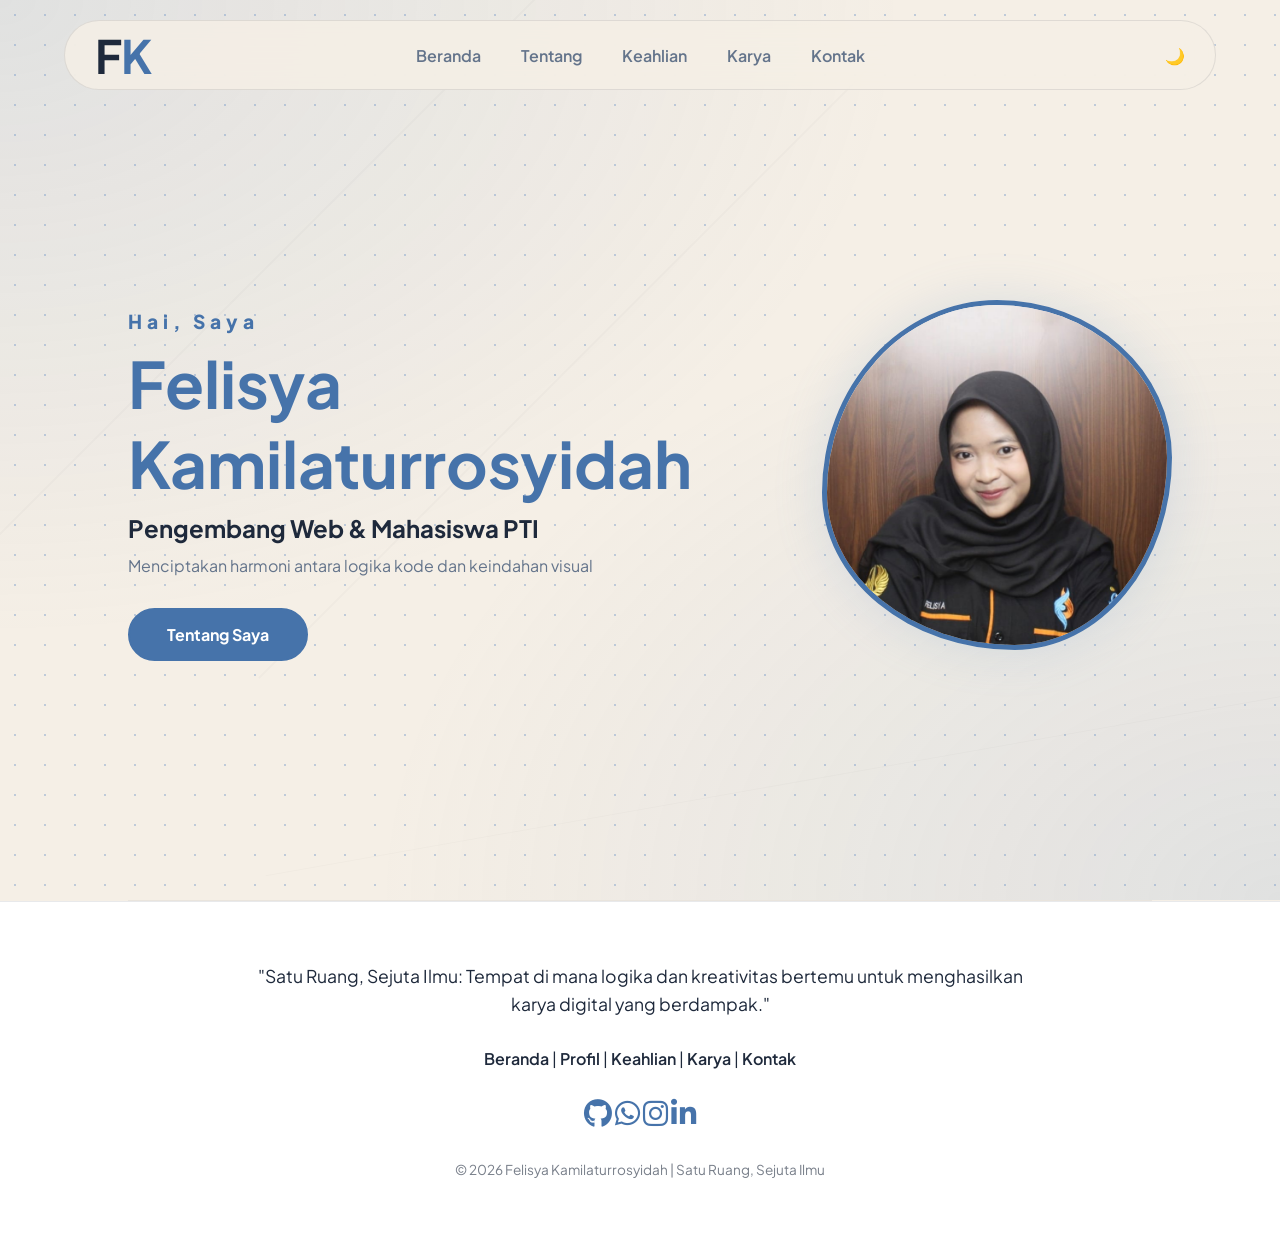
<file: index.html>
<!DOCTYPE html>
<html lang="id">
<head>
    <head>
    <meta charset="UTF-8">
    <title>Felisya Kamilaturrosyidah | Portofolio</title>

    <link rel="icon" type="image/png" href="mylogo.png">
    
    <link rel="apple-touch-icon" href="mylogo.png">
    
    <link rel="stylesheet" href="style.css">
</head>
    <meta charset="UTF-8">
    <title>Felisya Kamilaturrosyidah | Portofolio</title>
    <meta name="viewport" content="width=device-width, initial-scale=1.0">
    <link href="https://fonts.googleapis.com/css2?family=Plus+Jakarta+Sans:wght@300;400;600;800&display=swap" rel="stylesheet">
    <link rel="stylesheet" href="https://cdnjs.cloudflare.com/ajax/libs/font-awesome/6.4.2/css/all.min.css">
    <link rel="stylesheet" href="style.css">
</head>
<body>
    
  <header>
    <div class="header-left">
        <div class="menu-icon" id="menu-icon">
            <div class="bar"></div>
            <div class="bar"></div>
            <div class="bar"></div>
        </div>
        
        <div class="logo">
            <h1>F<span>K</span></h1>
        </div>
    </div>

    <div id="theme-toggle">🌙</div>

    <nav id="nav-menu">
        <a href="javascript:void(0)" onclick="showSection('home')">Beranda</a>
    <a href="javascript:void(0)" onclick="showSection('about')">Tentang</a>
    <a href="javascript:void(0)" onclick="showSection('skills')">Keahlian</a>
    <a href="javascript:void(0)" onclick="showSection('projects')">Karya</a>
    <a href="javascript:void(0)" onclick="showSection('contact')">Kontak</a>
</nav>
</header>

    <section class="hero">
        <div class="line-decor line-decor-1"></div>
        <div class="line-decor line-decor-2"></div>
        <div class="line-decor line-decor-3"></div>

        <div class="hero-text">
            <p class="hello">Hai, Saya</p>
            <h1> <span>Felisya Kamilaturrosyidah</span></h1>
            <h2>Pengembang Web & Mahasiswa PTI</h2>
            <p class="description">Menciptakan harmoni antara logika kode dan keindahan visual</p>
                <div class="hero-btns">
    <a href="#about" class="btn btn-primary" onclick="showSection('about')">Tentang Saya</a>
    
</div>
            </div>
        </div>
        
        <div class="hero-image">
        <div class="image-box">
            <img src="profil.jpeg" alt="Felisya">
        </div>
    </div>
</section>
</section>
    </section>

    <section id="about" class="about" style="text-align: center; padding: 60px 20px;">
    <div class="section-title">
        <h2>Tentang Saya</h2>
        <div class="underline" style="margin: 10px auto; width: 50px; height: 3px; background: var(--primary);"></div>
    </div>

    <p style="max-width: 850px; line-height: 1.8; text-align: justify; margin: 0 auto 20px; opacity: 0.9;">
        Saya adalah mahasiswa <b>Pendidikan Teknologi Informasi</b> di Universitas Negeri Surabaya yang memiliki ketertarikan mendalam pada ekosistem pengembangan web dan solusi digital masa depan. Fokus utama saya terletak pada menciptakan harmoni antara logika kode yang efisien dan keindahan visual yang intuitif. 
    </p>

    <p style="max-width: 850px; line-height: 1.8; text-align: justify; margin: 0 auto 20px; opacity: 0.9;">
        Dengan semangat eksplorasi yang tinggi, saya aktif memperdalam penguasaan teknologi <b>Frontend</b> seperti HTML, CSS, dan JavaScript, serta terus mengasah logika pemrograman melalui Java dan C#. Saya percaya bahwa teknologi bukan sekadar alat, melainkan sarana untuk memecahkan masalah kompleks melalui perancangan sistem yang fungsional, adaptif, dan berorientasi pada pengalaman pengguna yang bermakna.
    </p>

    <p style="max-width: 850px; line-height: 1.8; text-align: justify; margin: 0 auto; opacity: 0.9;">
        Selain teknis, latar belakang pendidikan saya juga membekali saya dengan kemampuan analisis dan cara berpikir sistematis yang sangat membantu dalam mengelola proyek-proyek berbasis teknologi secara profesional.
    </p>

    <div style="margin-top: 30px;">
    <a href="myjourney.html" class="btn-outline" style="text-decoration: none; display: inline-block;">
        Lihat Perjalanan Saya →
    </a>
</div>
</section>

        
    </section>

    <section id="skills" class="skills">
        <div class="section-title">
            <h2>Keahlian</h2>
            <div class="underline"></div>
        </div>
        <div class="skills-container">
            <div class="skill-category">
                <h3>Pengembangan Web</h3>
                <div class="skill-list">
                    <div class="skill-item">HTML5 & CSS3</div>
                    <div class="skill-item">JavaScript</div>
                    <div class="skill-item">Frontend Development</div>
                </div>
            </div>
            <div class="skill-category">
                <h3>Pemrograman</h3>
                <div class="skill-list">
                    <div class="skill-item">Java (NetBeans)</div>
                    <div class="skill-item">C# / .NET</div>
                    <div class="skill-item">C++</div>
                    <div class="skill-item">GitHub</div>
                </div>
            </div>
            <div class="skill-category">
                <h3>Spesialisasi</h3>
                <div class="skill-list">
                    <div class="skill-item">Educational Technology</div>
                    <div class="skill-item">Project-Based Learning (PjBL)</div>
                </div>
            </div>
        </div>
    </section>

    <section id="projects" class="projects">
        <div class="section-title">
            <h2>Proyek</h2>
            <div class="underline"></div>
        </div>

        <div id="project-categories" class="project-grid">
            <div class="project-card category-card" onclick="showProjectGroup('software')">
                
                <div class="category-icon">💻</div>
                <h3>Perangkat Lunak & Aplikasi</h3>
                <p>Aplikasi desktop (Java, C#) dan sistem manajemen yang telah saya kembangkan.</p>
                <button class="btn-view-category">Lihat Karya <i class="fas fa-arrow-right"></i></button>
            </div>

            <div class="project-card category-card" onclick="showProjectGroup('publication')">
                <div class="category-icon">📝</div>
                <h3>Publikasi & Desain UI/UX</h3>
                <p>Artikel ilmiah, jurnal teknologi, dan prototipe desain antarmuka pengguna.</p>
                <button class="btn-view-category">Lihat Karya <i class="fas fa-arrow-right"></i></button>
            </div>

            <div class="project-card category-card" onclick="showProjectGroup('hki')">
                <div class="category-icon">📜</div>
                <h3>HKI & Sertifikat</h3>
                <p>Hak Kekayaan Intelektual dan sertifikat kompetensi teknologi informasi.</p>
                <button class="btn-view-category">Lihat Karya <i class="fas fa-arrow-right"></i></button>
            </div>
        </div>

        <div id="project-details" style="display: none;">
    <button class="btn-back" onclick="hideProjectDetails()">
        <i class="fas fa-arrow-left"></i> Kembali ke Kategori
    </button>
    
    <div id="software-group" class="project-group-detail">
        <h3 class="category-label">💻 Perangkat Lunak & Aplikasi</h3>
        
        <div class="project-grid"> 
    
    <div class="project-card">
        <div class="project-img">
            <img src="fotonix.jpeg" alt="Fotonix App Screenshot">
        </div>
        <div class="project-tags"><span>Java Desktop</span><span>NetBeans</span></div>
        <h3>Fotonix</h3>
        <p>Aplikasi manajemen inventaris dan jasa fotografi berbasis desktop.</p>
        <div class="project-links">
            <a href="https://github.com/felisyaarsy22/Fotonix" target="_blank" class="github-link">Lihat Karya</a>
        </div>
    </div>

    <div class="project-card">
        <div class="project-img">
            <img src="classease.jpeg" alt="ClassEase Screenshot">
        </div>
        <div class="project-tags"><span>C# / .NET</span><span>VS 2022</span></div>
        <h3>ClassEase</h3>
        <p>Sistem manajemen kelas dengan Visual Studio 2022</p>
        <div class="project-links">
            <a href="https://github.com/felisyaarsy22/ClassEase" target="_blank" class="github-link">Lihat Karya</a>
        </div>
    </div>

    <div class="project-card">
        <div class="project-img">
            <img src="epoin.jpeg" alt="ePoinApp Screenshot">
        </div>
        <div class="project-tags"><span>Java</span><span>Android Studio</span></div>
        <h3>ePoinApp</h3>
        <p>Aplikasi Pencatatan Pelanggaran dengan Android Studio</p>
        <div class="project-links">
            <a href="https://github.com/yaagstn/epoinApp" target="_blank" class="github-link">Lihat Karya</a>
        </div>
    </div>

    <div class="project-card">
        <div class="project-img">
            <img src="HadirLy.png" alt="HadirLy Screenshot">
        </div>
        <div class="project-tags"><span>HTML</span><span>CSS</span><span>VS Code</span></div>
        <h3>HadirLy</h3>
        <p>Aplikasi Absensi Berbasis Website yang dilengkapi fitur integrasi Geolocation dan Face Recognition</p>
        <div class="project-links">
            <a href="https://github.com/felisyaarsy22/HadirLy" target="_blank" class="github-link">Lihat Karya</a>
            <a href="https://hadirlysman14surabaya.my.id/" target="_blank" class="live-link">Coba Aplikasi</a>
        </div>
    </div>

</div> 
        
    </div>
</div>

            <div id="publication-group" class="project-group-detail" style="display: none;">
                <h3 class="category-label">📝 Publikasi & Desain UI/UX</h3>
                <div class="project-grid">
                    <div class="project-card">
                        <div class="project-tags"><span>Jurnal Teknologi</span><span>Incremental</span></div>
                        <h3>Desain Sistem ClassEase</h3>
                        <p>Publikasi ilmiah mengenai perancangan sistem manajemen kelas menggunakan Visual Studio.</p>
                        <a href="https://jurnal.kopusindo.com/index.php/jtpp/article/view/1316" target="_blank" class="github-link">Baca Artikel</a>
                    </div>
                    <div class="project-card design-card">
                        <div class="project-tags"><span>Figma</span><span>Mobile App</span></div>
                        <h3>ePoin App - UI/UX Design</h3>
                        <p>Prototipe desain antarmuka aplikasi ePoin yang fokus pada pengalaman pengguna modern.</p>
                        <a href="https://www.figma.com/design/LiDGnPhW4xTNnjXfNfH53y/ePoin-App?node-id=0-1&p=f" target="_blank" class="github-link">Buka di Figma</a>
                    </div>
                </div>
            </div>

           <div id="hki-group" class="project-group-detail" style="display: none;">
    <h3 class="category-label" style="text-align: center;">📜 HKI & Sertifikat</h3>
    
    <div class="project-card">
        <div class="project-tags">
            <span>HKI</span>
            <span>Poster</span>
        </div>
        
        <h3>Sertifikat & Poster Penelitian</h3>
        <p>Pencatatan ciptaan dan visualisasi data penelitian Statistika.</p>
        
        <div class="button-group-row">
            <a href="https://drive.google.com/file/d/1eo1PcQ6CPZpn0lGDtsludWtykGfN70h-/view?usp=drive_link" target="_blank" class="btn-small">Sertifikat</a>
            <a href="https://drive.google.com/file/d/1QNziyLBpFqcil7o-06DCU9AB8KoZZC9N/view?usp=drive_link" target="_blank" class="btn-small">Poster</a>
        </div>
    </div>
</div>
        </div>
    </section>

    </section>

<div class="section-divider"></div>

    <section id="contact" class="contact-detailed">
    <div class="section-title">
        <h2>Hubungi Saya</h2>
        <div class="underline"></div>
    </div>
    
    <div class="contact-grid">
        <div class="contact-card-detail">
            <i class="fas fa-envelope"></i>
            <h3>Email Resmi</h3>
            <p>felisyakamilaa@gmail.com</p>
            <a href="mailto:felisyakamilaa@gmail.com" class="btn-contact">Kirim Pesan</a>
        </div>

        <div class="contact-card-detail">
            <i class="fab fa-whatsapp"></i>
            <h3>WhatsApp</h3>
            <a href="https://wa.me/6285749839265" target="_blank" class="btn-contact">Chat Sekarang</a>
        </div>

        <div class="contact-card-detail">
    <i class="fas fa-map-marker-alt"></i>
    <h3>Lokasi</h3>
    <p>Unesa Kampus 1 Ketintang, Surabaya</p>
    <a href="https://maps.app.goo.gl/GZsPR7kAF4FD8RFH9" target="_blank" class="btn-contact">Lihat di Maps</a>
    <br>
    <span class="status-tag" style="display: inline-block; margin-top: 15px;"></span>
</div>
    </div>
</section>

<footer class="footer-final-fix">
    <div class="footer-container-fix">
        
        <div class="footer-row-quote">
            <p>"Satu Ruang, Sejuta Ilmu: Tempat di mana logika dan kreativitas bertemu untuk menghasilkan karya digital yang berdampak."</p>
        </div>

        <div class="footer-row-nav">
            <a href="javascript:void(0)" onclick="showSection('home')">Beranda</a>
            <span class="sep">|</span>
            <a href="javascript:void(0)" onclick="showSection('about')">Profil</a>
            <span class="sep">|</span>
            <a href="javascript:void(0)" onclick="showSection('skills')">Keahlian</a>
            <span class="sep">|</span>
            <a href="javascript:void(0)" onclick="showSection('projects')">Karya</a>
            <span class="sep">|</span>
            <a href="javascript:void(0)" onclick="showSection('contact')">Kontak</a>
        </div>

        <div class="footer-row-social">
            <a href="https://github.com/felisyaarsy22" target="_blank"><i class="fab fa-github"></i></a>
            <a href="https://wa.me/6285749839265" target="_blank"><i class="fab fa-whatsapp"></i></a>
            <a href="https://instagram.com/felisyaarsy" target="_blank"><i class="fab fa-instagram"></i></a>
            <a href="https://www.linkedin.com/in/felisya-kamilaturrosyidah-a7b399342" target="_blank"><i class="fab fa-linkedin-in"></i></a>
        </div>

        <div class="footer-row-copy">
            <p>© 2026 Felisya Kamilaturrosyidah | Satu Ruang, Sejuta Ilmu</p>
        </div>

    </div>
</footer>

    <script>
    const themeToggle = document.getElementById('theme-toggle');
    const body = document.documentElement;
    const menuIcon = document.getElementById('menu-icon');
    const navMenu = document.getElementById('nav-menu');

    // 1. SET STATUS AWAL TEMA
    const savedTheme = localStorage.getItem('theme') || 'light';
    body.setAttribute('data-theme', savedTheme);
    themeToggle.textContent = savedTheme === 'light' ? '🌙' : '☀️';

    // 2. FUNGSI KLIK TEMA
    themeToggle.addEventListener('click', () => {
        const currentTheme = body.getAttribute('data-theme');
        const newTheme = currentTheme === 'light' ? 'dark' : 'light';
        body.setAttribute('data-theme', newTheme);
        localStorage.setItem('theme', newTheme);
        themeToggle.textContent = newTheme === 'light' ? '🌙' : '☀️';
    });

    // 3. NAVIGASI MENU (Pindah Section)
    function showSection(sectionId) {
        // Daftar semua ID section kamu
        const sections = ['about', 'skills', 'projects', 'contact'];

        sections.forEach(id => {
            const el = document.getElementById(id);
            if (el) {
                el.style.display = 'none';
                el.classList.remove('section-active');
            }
        });

        const activeSection = document.getElementById(sectionId);
        if (activeSection) {
            activeSection.style.display = 'block';
            activeSection.classList.add('section-active');
            
            // Reset tampilan project ke kategori awal kalau user pindah menu
            if (sectionId === 'projects') {
                hideProjectDetails();
            }

            // Scroll halus ke section yang dipilih
            const yOffset = -80; 
            const y = activeSection.getBoundingClientRect().top + window.pageYOffset + yOffset;
            window.scrollTo({top: y, behavior: 'smooth'});
        }
        
        // Tutup menu hamburger setelah klik (untuk HP)
        navMenu.classList.remove('active');
    }

    // 4. HAMBURGER MENU LOGIC
    menuIcon.addEventListener('click', function(e) {
        e.preventDefault();
        e.stopPropagation();
        navMenu.classList.toggle('active');
    });

    document.addEventListener('click', function(e) {
        if (!navMenu.contains(e.target) && !menuIcon.contains(e.target)) {
            navMenu.classList.remove('active');
        }
    });

    // 5. PROJECT GROUP LOGIC (Tetap ada)
    function showProjectGroup(groupId) {
        document.getElementById('project-categories').style.display = 'none';
        document.getElementById('project-details').style.display = 'block';
        document.querySelectorAll('.project-group-detail').forEach(group => {
            group.style.display = 'none';
        });
        document.getElementById(groupId + '-group').style.display = 'block';
        document.getElementById('projects').scrollIntoView({ behavior: 'smooth' });
    }

    function hideProjectDetails() {
        const detailEl = document.getElementById('project-details');
        const catEl = document.getElementById('project-categories');
        if(detailEl) detailEl.style.display = 'none';
        if(catEl) catEl.style.display = 'grid';
    }
    function createCode() {
    const bg = document.getElementById('code-bg');
    if(!bg) return;

    const codes = [
        '<html>', '</div>', '{ }', 'java', 'public class', 
        'System.out.println', 'if(true)', 'else { }', '0101', 
        'String name', 'void main()', 'float', 'int i = 0', '[]', '< >'
    ];

    const span = document.createElement('span');
    span.classList.add('falling-code');
    
    // Pilih teks acak dari array codes
    span.innerText = codes[Math.floor(Math.random() * codes.length)];
    
    // Posisi horizontal acak
    span.style.left = Math.random() * 100 + 'vw';
    
    // Kecepatan jatuh acak (antara 5s sampai 15s)
    const duration = Math.random() * 10 + 5;
    span.style.animationDuration = duration + 's';
    
    // Ukuran font acak biar ada efek kedalaman (parallax)
    span.style.fontSize = Math.random() * 10 + 10 + 'px';

    bg.appendChild(span);

    // Hapus elemen setelah animasi selesai agar tidak membebani RAM
    setTimeout(() => {
        span.remove();
    }, duration * 1000);
}

// Jalankan fungsi createCode setiap 500ms (setengah detik)
setInterval(createCode, 500);
</script>
    
</body>
<div id="code-bg"></div>
</html>
</file>
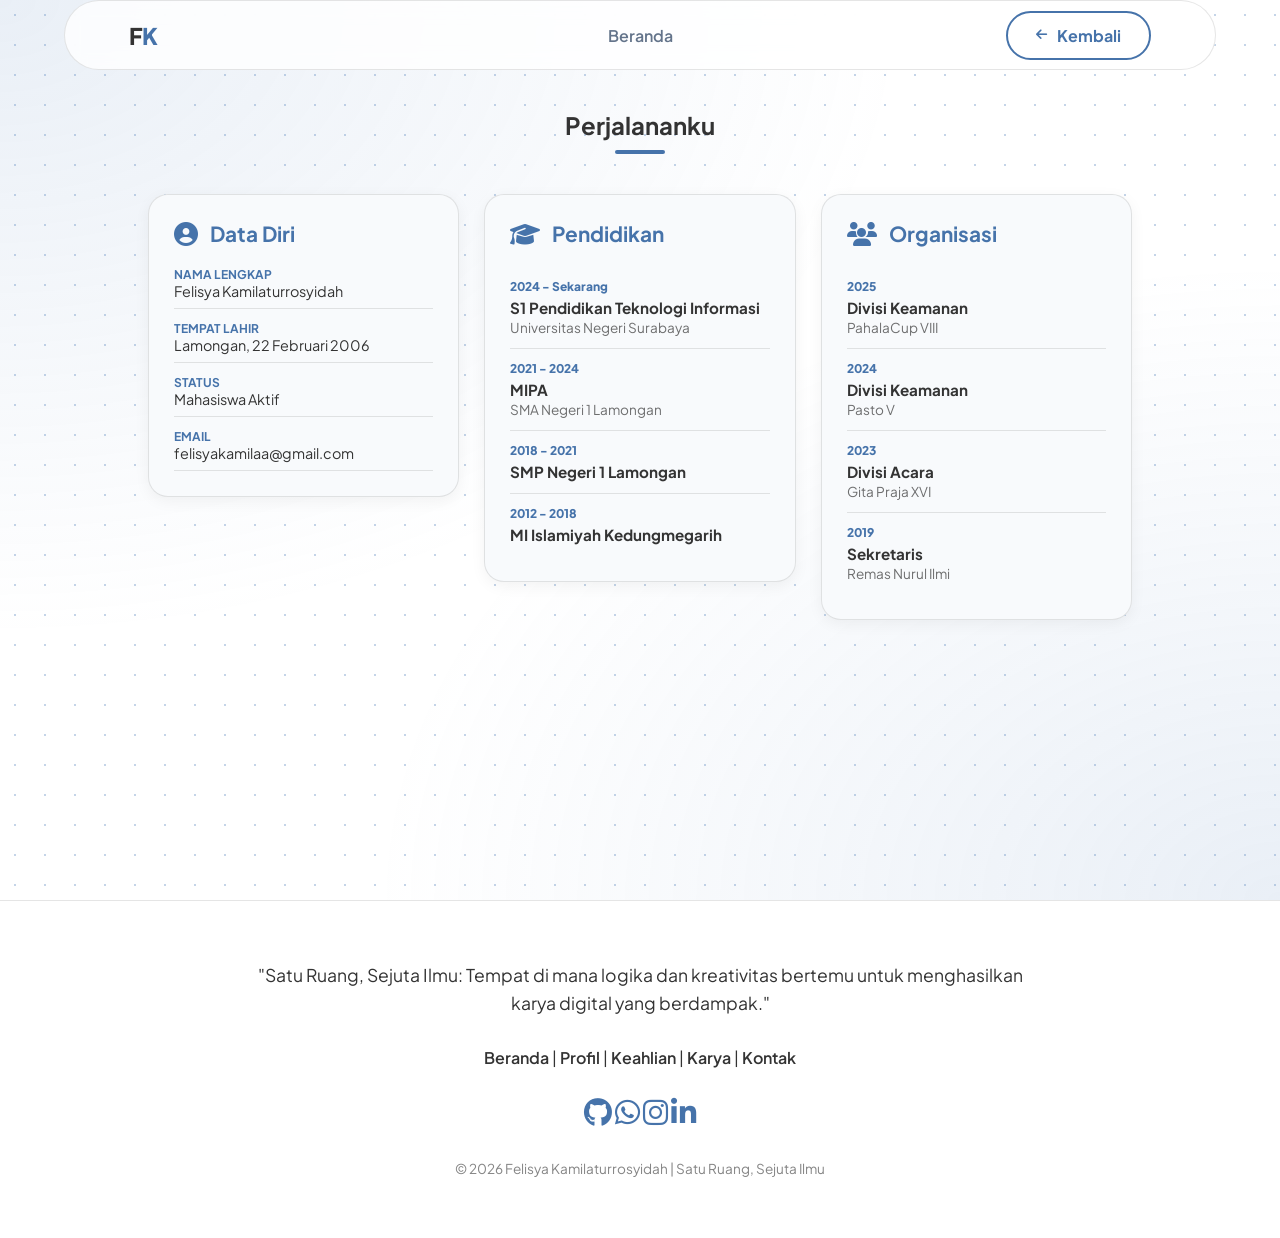
<file: myjourney.html>
<!DOCTYPE html>
<html lang="id">
<head>
    <meta charset="UTF-8">
    <title>Felisya Kamilaturrosyidah | Portofolio</title>

    <link rel="icon" type="image/png" href="mylogo.png">
    
    <link rel="apple-touch-icon" href="mylogo.png">
    
    <link rel="stylesheet" href="style.css">
    <meta charset="UTF-8">
    <meta name="viewport" content="width=device-width, initial-scale=1.0">
    <title>My Journey | Felisya</title>
    <link rel="stylesheet" href="style.css">
    <link href="https://fonts.googleapis.com/css2?family=Plus+Jakarta+Sans:wght@400;600;800&display=swap" rel="stylesheet">
    <link rel="stylesheet" href="https://cdnjs.cloudflare.com/ajax/libs/font-awesome/6.4.2/css/all.min.css">

    <style>
    /* 1. VARIABEL WARNA ADAPTIF */
    /* 1. VARIABEL WARNA (Pastikan sama dengan index.html) */
    :root {
        --bg-color: #ffffff;
        --text-main: #333333;
        --primary: #4673aa;
        --card-bg: #f8fafc;
        --nav-bg: rgba(255, 255, 255, 0.8);
        --border: rgba(0, 0, 0, 0.1);
    }

    /* KUNCI: Pastikan warna ini sama persis dengan style.css utamamu */
    [data-theme="dark"] {
        --bg-color: #0f172a; /* Cek apakah di index.html kamu pakai #0f172a atau #111111 */
        --text-main: #f1f5f9;
        --card-bg: #1e293b;
        --nav-bg: rgba(15, 23, 42, 0.9);
        --border: rgba(255, 255, 255, 0.1);
    }

    body {
        /* Gunakan !important jika background masih membandel putih/berbeda */
        background-color: var(--bg-color) !important; 
        color: var(--text-main);
        font-family: 'Plus Jakarta Sans', sans-serif;
        margin: 0;
        transition: background 0.3s ease, color 0.3s ease;
    }

    /* 3. LAYOUT GRID 3 KOLOM (Kunci Sejajar) */
    .journey-grid {
        display: grid;
        grid-template-columns: repeat(3, 1fr); /* 3 Kolom sejajar di Laptop */
        gap: 25px;
        max-width: 1300px;
        margin: 0 auto;
        padding: 0 20px 60px;
        align-items: start;
    }

    @media (max-width: 1024px) {
        .journey-grid {
            grid-template-columns: 1fr; /* Jadi 1 kolom di HP/Tablet */
            max-width: 800px;
        }
    }

    /* 4. STYLING KARTU (SERAGAM) */
    .journey-card-box {
        background: var(--card-bg);
        border: 1px solid var(--border);
        border-radius: 20px;
        padding: 25px;
        box-shadow: 0 4px 15px rgba(0,0,0,0.05);
        height: auto;
    }


    
    .card-header {
        display: flex;
        align-items: center;
        gap: 12px;
        margin-bottom: 20px;
        color: var(--primary);
    }

    .card-header i { font-size: 1.5rem; }
    .card-header h3 { margin: 0; font-size: 1.3rem; }

    /* 5. DATA DIRI STYLING */
    .info-list {
        display: flex;
        flex-direction: column;
        gap: 12px;
    }

    .info-item {
        font-size: 0.9rem;
        padding-bottom: 8px;
        border-bottom: 1px solid var(--border);
    }

    .info-item strong { color: var(--primary); display: block; font-size: 0.75rem; text-transform: uppercase; }

    /* 6. LIST STYLING (Untuk Pendidikan & Organisasi) */
    .item-list { display: flex; flex-direction: column; }

    .list-entry {
        padding: 12px 0;
        border-bottom: 1px solid var(--border);
        transition: 0.3s;
    }

    .list-entry:last-child { border-bottom: none; }

    .list-year {
        font-size: 0.75rem;
        font-weight: 800;
        color: var(--primary);
        margin-bottom: 4px;
    }

    .list-title {
        font-size: 0.95rem;
        font-weight: 700;
        margin: 0;
    }

    .list-sub {
        font-size: 0.85rem;
        opacity: 0.7;
        margin: 2px 0 0 0;
    }

    /* 7. HEADER & SECTION TITLE */
    .journey-page { padding-top: 100px; }
    .section-title { text-align: center; margin-bottom: 40px; }
    .underline { width: 50px; height: 4px; background: var(--primary); margin: 10px auto; border-radius: 10px; }

    header {
        display: flex;
        justify-content: space-between;
        align-items: center;
        padding: 20px 5%;
        position: fixed;
        width: 90%;
        top: 0;
        z-index: 1000;
        background: var(--nav-bg);
        backdrop-filter: blur(10px);
    }

    .logo { font-weight: 800; font-size: 1.5rem; }
    .logo span { color: var(--primary); }
    nav a { text-decoration: none; color: var(--text-main); font-weight: 600; }
    .btn-journey { text-decoration: none; color: var(--primary); font-weight: 700; }

/* Update Styling Kartu Journey */
.journey-card-box {
    background: var(--card-bg);
    border: 1px solid var(--border);
    border-radius: 20px;
    padding: 25px;
    box-shadow: 0 4px 15px rgba(0,0,0,0.05);
    height: auto;
    
    /* TAMBAHKAN INI: Biar pergerakan halus */
    transition: transform 0.3s cubic-bezier(0.25, 0.46, 0.45, 0.94), 
                box-shadow 0.3s ease, 
                border-color 0.3s ease;
}

/* EFEK TIMBUL SAAT CURSOR MENYENTUH CARD */
.journey-card-box:hover {
    transform: translateY(-10px); /* Membuat kartu naik ke atas */
    box-shadow: 0 15px 35px rgba(0, 0, 0, 0.15); /* Bayangan lebih tebal & dramatis */
    border-color: var(--primary); /* Garis tepi berubah warna sesuai tema */
}

/* Efek cahaya tambahan untuk Tema Gelap agar makin estetik */
[data-theme="dark"] .journey-card-box:hover {
    box-shadow: 0 10px 30px rgba(70, 115, 170, 0.25);
    background: linear-gradient(145deg, var(--card-bg), #24334d);
}

    </style>
</head>
<body>

    <header>
        <div class="logo">F<span>K</span></div>
        <nav><a href="index.html">Beranda</a></nav>
        <div class="header-right">
            <a href="index.html" class="btn-journey">
                <i class="fas fa-arrow-left"></i> Kembali
            </a>
        </div>
    </header>

    <section class="journey-page">
        <div class="section-title">
            <h2>Perjalananku</h2>
            <div class="underline"></div>
        </div>

        <div class="journey-grid">
            
            <div class="journey-card-box">
                <div class="card-header">
                    <i class="fas fa-user-circle"></i>
                    <h3>Data Diri</h3>
                </div>
                <div class="info-list">
                    <div class="info-item"><strong>Nama Lengkap</strong> Felisya Kamilaturrosyidah</div>
                    <div class="info-item"><strong>Tempat Lahir</strong> Lamongan, 22 Februari 2006</div>
                    <div class="info-item"><strong>Status</strong> Mahasiswa Aktif</div>
                    <div class="info-item"><strong>Email</strong> felisyakamilaa@gmail.com</div>
                </div>
            </div>

            <div class="journey-card-box">
                <div class="card-header">
                    <i class="fas fa-graduation-cap"></i>
                    <h3>Pendidikan</h3>
                </div>
                <div class="item-list">
    <div class="list-entry" onclick="window.open('https://www.unesa.ac.id', '_blank')" style="cursor:pointer">
        <div class="list-year">2024 - Sekarang</div>
        <p class="list-title">S1 Pendidikan Teknologi Informasi</p>
        <p class="list-sub">Universitas Negeri Surabaya</p>
    </div>

    <div class="list-entry" onclick="window.open('https://www.instagram.com/sman1lmg/', '_blank')" style="cursor:pointer">
        <div class="list-year">2021 - 2024</div>
        <p class="list-title">MIPA</p>
        <p class="list-sub">SMA Negeri 1 Lamongan</p>
    </div>

    <div class="list-entry" onclick="window.open('https://www.instagram.com/smpnegeri1lamongan/', '_blank')" style="cursor:pointer">
        <div class="list-year">2018 - 2021</div>
        <p class="list-title">SMP Negeri 1 Lamongan</p>
    </div>

    <div class="list-entry" onclick="window.open('https://mi.islamiyah.sch.id/', '_blank')" style="cursor:pointer">
        <div class="list-year">2012 - 2018</div>
        <p class="list-title">MI Islamiyah Kedungmegarih</p>
    </div>
</div>
            </div>

            <div class="journey-card-box">
                <div class="card-header">
                    <i class="fas fa-users"></i>
                    <h3>Organisasi</h3>
                </div>
                <div class="item-list">
                    <div class="list-entry">
                        <div class="list-year">2025</div>
                        <p class="list-title">Divisi Keamanan</p>
                        <p class="list-sub">PahalaCup VIII</p>
                    </div>
                    <div class="list-entry">
                        <div class="list-year">2024</div>
                        <p class="list-title">Divisi Keamanan</p>
                        <p class="list-sub">Pasto V</p>
                    </div>
                    <div class="list-entry">
                        <div class="list-year">2023</div>
                        <p class="list-title">Divisi Acara</p>
                        <p class="list-sub">Gita Praja XVI</p>
                    </div>
                    <div class="list-entry">
                        <div class="list-year">2019</div>
                        <p class="list-title">Sekretaris</p>
                        <p class="list-sub">Remas Nurul Ilmi</p>
                    </div>
                </div>
            </div>

        </div>
    </section>

    <footer class="footer-final-fix">
    <div class="footer-container-fix">
        
        <div class="footer-row-quote">
            <p>"Satu Ruang, Sejuta Ilmu: Tempat di mana logika dan kreativitas bertemu untuk menghasilkan karya digital yang berdampak."</p>
        </div>

        <div class="footer-row-nav">
            <a href="javascript:void(0)" onclick="showSection('home')">Beranda</a>
            <span class="sep">|</span>
            <a href="javascript:void(0)" onclick="showSection('about')">Profil</a>
            <span class="sep">|</span>
            <a href="javascript:void(0)" onclick="showSection('skills')">Keahlian</a>
            <span class="sep">|</span>
            <a href="javascript:void(0)" onclick="showSection('projects')">Karya</a>
            <span class="sep">|</span>
            <a href="javascript:void(0)" onclick="showSection('contact')">Kontak</a>
        </div>

        <div class="footer-row-social">
            <a href="https://github.com/felisyaarsy22" target="_blank"><i class="fab fa-github"></i></a>
            <a href="https://wa.me/6285749839265" target="_blank"><i class="fab fa-whatsapp"></i></a>
            <a href="https://instagram.com/felisyaarsy" target="_blank"><i class="fab fa-instagram"></i></a>
            <a href="https://www.linkedin.com/in/felisya-kamilaturrosyidah-a7b399342" target="_blank"><i class="fab fa-linkedin-in"></i></a>
        </div>

        <div class="footer-row-copy">
            <p>© 2026 Felisya Kamilaturrosyidah | Satu Ruang, Sejuta Ilmu</p>
        </div>

    </div>
</footer>

    <script>
        function applySavedTheme() {
            const savedTheme = localStorage.getItem('theme') || 'light';
            document.documentElement.setAttribute('data-theme', savedTheme);
        }
        applySavedTheme();
    </script>
</body>
</html>
</file>
<file: style.css>
/* --- 1. VARIABLES & RESET --- */
:root {
    --primary: #6D94C5;         /* Biru Kalem */
    --primary-light: #CBDCEB;  /* Biru Sangat Muda */
    --cream-light: #F5EFE6;    /* Krem Terang */
    --cream-dark: #E8DFCA;     /* Krem Sand */
    
    /* --- TEMA TERANG (DEFAULT) --- */
    --bg-dark: var(--cream-light);
    --bg-card: #ffffff;
    --text-main: #1e293b;
    --text-dim: #64748b;
    --border: rgba(30, 41, 59, 0.1); /* GANTI INI: Menampilkan garis pada tema terang */
    --nav-bg: rgba(245, 239, 230, 0.85);
    --font-main: 'Plus Jakarta Sans', sans-serif;
}

/* --- TEMA GELAP (AKTIF SAAT DIKLIK) --- */
[data-theme="dark"] {
    --bg-dark: #0f172a !important;        
    --bg-card: #1e293b !important;
    --text-main: #f8fafc !important; /* Warna putih terang untuk tulisan utama */
    --text-dim: #cbd5e1 !important;  /* Warna abu terang untuk deskripsi */
    --border: rgba(255, 255, 255, 0.1) !important; /* Tetap pertahankan ini untuk tema gelap */
}

/* Tambahkan ini di bawahnya untuk memastikan semua teks mengikuti variabel */
[data-theme="dark"] body, 
[data-theme="dark"] h1, 
[data-theme="dark"] h2, 
[data-theme="dark"] h3, 
[data-theme="dark"] p, 
[data-theme="dark"] b,
[data-theme="dark"] .hello,
[data-theme="dark"] .description {
    color: var(--text-main) !important;
}

[data-theme="dark"] .description, 
[data-theme="dark"] p {
    color: var(--text-dim) !important;
}

* { margin: 0; padding: 0; box-sizing: border-box; font-family: var(--font-main); scroll-behavior: smooth; }
body {
    background-color: var(--bg-dark);
    /* Menambahkan pola titik-titik halus */
    background-image: radial-gradient(var(--border) 1px, transparent 1px);
    background-size: 30px 30px; /* Jarak antar titik */
    background-attachment: fixed; /* Titik-titik tidak ikut bergeser saat di-scroll */
}

/* --- 2. HEADER & NAVIGASI (DIPERBAIKI AGAR SEJAJAR) --- */
/* Header Utama */
header {
    display: flex;
    justify-content: space-between; /* Membagi ruang ke kiri, tengah, kanan */
    align-items: center;
    position: fixed;
    top: 20px; left: 5%; right: 5%; width: 90%;
    height: 70px; padding: 0 30px;
    background: var(--nav-bg);
    backdrop-filter: blur(15px);
    border-radius: 50px;
    border: 1px solid var(--border);
    z-index: 1000;
}

/* --- FIX LOGO FK --- */
.logo {
    font-family: 'Plus Jakarta Sans', sans-serif !important; 
    font-size: 23px !important;
    font-weight: 800 !important;
    color: var(--text-main);
    letter-spacing: -1px;
    display: flex;
    align-items: center;
    text-decoration: none;
    cursor: default;
}

.logo span {
    color: var(--primary); /* Warna biru #6D94C5 pada huruf K */
}

/* Navigasi Tengah */
nav {
    display: flex;
    gap: 10px;
    position: absolute; 
    left: 50%;
    transform: translateX(-50%);
}

nav a {
    text-decoration: none;
    color: var(--text-dim) !important;
    font-weight: 600;
    padding: 8px 15px;
    transition: 0.3s;
}

/* Bagian Kanan */
.header-right {
    display: flex;
    align-items: center;
    gap: 15px; 
}


/* Reset Tombol Tema */
.theme-btn {
    background: none;
    border: none;
    cursor: pointer;
    font-size: 2 rem;
    color: var(--text-main);
    display: flex;
    align-items: center;
}

/* Responsif Mobile - POSISI SUDAH DITUKAR */
/* --- RESPONSIVE MOBILE FIX --- */
@media (max-width: 992px) {
    header {
        display: flex !important;
        justify-content: space-between !important;
        align-items: center !important;
        padding: 0 20px !important;
    }

    /* KUNCI: Membuat isi header-left (garis 3 & logo) berjejer ke samping */
    .header-left {
        display: flex !important; 
        align-items: center !important;
        gap: 15px; /* Jarak antara garis 3 dan logo */
        flex: 1;
    }

    /* Garis 3 */
    .menu-icon {
        display: flex !important;
        flex-direction: column;
        gap: 5px;
        cursor: pointer;
        z-index: 1100;
        pointer-events: auto !important; /* Pastikan bisa diklik */
    }

    .menu-icon .bar {
        width: 25px;
        height: 3px;
        background-color: var(--text-main);
        border-radius: 2px;
    }

    /* Logo FK */
    .logo {
        position: static !important; /* Hilangkan posisi absolute */
        transform: none !important;
        display: flex !important;
        align-items: center !important;
        pointer-events: auto !important;
    }

    .logo h1 {
        font-size: 22px !important;
        margin: 0 !important;
        line-height: 1;
    }

    /* Tombol Tema (Bulan) tetap di paling kanan */
    #theme-toggle {
        font-size: 1.5rem;
        cursor: pointer;
        z-index: 1100;
        margin-left: auto;
    }

    /* Navigasi Dropdown */
    nav {
        display: none;
        position: absolute;
        top: 80px; left: 5%; right: 5%;
        background: var(--nav-bg);
        backdrop-filter: blur(15px);
        flex-direction: column;
        padding: 15px;
        border-radius: 20px;
        border: 1px solid var(--border);
    }

    nav.active {
        display: flex !important;
    }
}

/* --- 3. HERO SECTION --- */
.hero {
    position: relative; display: flex; align-items: center; justify-content: space-between;
    padding: 150px 10% 80px; min-height: 100vh; gap: 50px; overflow: hidden;
}

.line-decor { 
    position: absolute; 
    /* GANTI INI: Gunakan variabel --border agar warnanya adaptif */
    background: var(--border); 
    /* Naikkan opacity sedikit agar lebih tegas di layar terang */
    opacity: 0.2; 
    z-index: 1; 
    pointer-events: none; 
}

/* Sisanya tetap sama */
.line-decor-1 { width: 2px; height: 150%; bottom: -20%; left: 10%; transform: rotate(45deg); }
.line-decor-2 { width: 2px; height: 100%; top: -10%; left: 45%; transform: rotate(45deg); }
.line-decor-3 { width: 100%; height: 1px; bottom: 15%; right: -20%; transform: rotate(-10deg); }

.hero-text, .hero-image { position: relative; z-index: 2; }
.hero-text h1 { font-size: clamp(2.5rem, 8vw, 4rem); margin: 10px 0; }
.hero-text h1 span { color: var(--primary); background: none; -webkit-text-fill-color: initial; }

.hello {
    /* Ganti warna statis menjadi variabel */
    color: var(--primary); 
    letter-spacing: 5px;
    font-size: 1.2rem;
    font-weight: 800;
}

.description {
    /* Pastikan menggunakan variabel --text-dim agar jadi terang saat Dark Mode */
    color: var(--text-dim) !important; 
    margin-top: 10px;
    margin-bottom: 30px;
    line-height: 1.6;
}
/* --- KONTAINER TOMBOL --- */
.buttons {
    margin-top: 40px; 
    display: flex;
    gap: 15px;       
    flex-wrap: wrap; 
}

/* --- GAYA DASAR TOMBOL (Disamakan agar tingginya pas) --- */
/* --- GAYA DASAR TOMBOL --- */
.btn-primary, .btn-outline {
    padding: 14px 30px;
    text-decoration: none;
    border-radius: 50px;
    font-weight: 700;
    transition: 0.3s;
    display: inline-flex;
    align-items: center;
    justify-content: center;
    text-align: center;
    font-size: 1rem;
    /* Tambahkan ini agar di desktop minimal lebarnya sama */
    min-width: 180px; 
}

.btn-primary {
    background: var(--primary);
    color: #fff;
    border: 2px solid var(--primary);
}

.btn-outline {
    border: 2px solid var(--primary);
    color: var(--primary);
    background: transparent;
}

.btn-outline:hover {
    background: var(--primary);
    color: #fff;
}
@media (max-width: 768px) {
    #nav-menu {
        position: absolute;
        top: 80px;          /* Jarak pas di bawah header */
        right: 20px;        /* Menempel ke kanan agar minimalis */
        width: 180px;       /* Ukuran diperkecil agar tidak memenuhi layar */
        height: auto;
        
        background: var(--nav-bg) !important;
        backdrop-filter: blur(10px);
        -webkit-backdrop-filter: blur(10px);
        
        display: flex;
        flex-direction: column;
        padding: 10px;      /* Padding lebih tipis */
        gap: 5px;
        border-radius: 20px; /* Sudut membulat minimalis */
        border: 1px solid var(--border);
        box-shadow: 0 8px 20px rgba(0,0,0,0.1);
        
        /* Animasi Muncul halus */
        transition: all 0.3s ease;
        transform: translateY(-10px);
        opacity: 0;
        pointer-events: none;
        visibility: hidden;
        z-index: 1000;
    }

    #nav-menu.active {
        opacity: 1;
        transform: translateY(0);
        pointer-events: auto;
        visibility: visible;
    }

    #nav-menu a {
        font-size: 0.9rem;  /* Ukuran font lebih kecil */
        font-weight: 600;
        color: var(--text-main) !important;
        text-decoration: none;
        padding: 10px 15px;
        text-align: left;   /* Rata kiri lebih rapi untuk menu kecil */
        width: 100%;
        border-radius: 12px;
        transition: 0.2s;
    }

    /* Efek highlight saat disentuh */
    #nav-menu a:active, #nav-menu a:hover {
        background: rgba(109, 148, 197, 0.15);
        color: var(--primary) !important;
    }
}

.image-box { 
    width: 350px; 
    height: 350px; 
    border-radius: 50% 50% 45% 55% / 55% 45% 55% 45%; 
    overflow: hidden; 
    border: 5px solid var(--primary); 
    box-shadow: 0 0 50px rgba(109, 148, 197, 0.2); 
    
    /* --- PERBAIKAN POSISI (GESER KE KANAN) --- */
    /* Angka pertama (20px) menggeser ke kanan. 
       Angka kedua (-10px) tetap menjaga posisi agak ke atas. */
    transform: translate(20px, -10px); 
    
    transition: transform 0.3s ease-out; 
}

.image-box img { 
    width: 100%; 
    height: 100%; 
    object-fit: cover; 
}

/* Bonus: Efek gelombang bergerak pelan saat disentuh kursor */
.image-box:hover {
    border-radius: 30% 60% 70% 40% / 50% 60% 30% 60%;
    transform: scale(1.02);
}

/* --- 4. SKILLS & RESUME (DIKEMBALIKAN & DIRAPIKAN) --- */
.section-title { 
    text-align: center; 
    margin-bottom: 30px; /* Kurangi juga sedikit margin bawahnya */
    padding-top: 10px;   /* GANTI DARI 100px KE 20px agar rapat */
}
.underline { width: 60px; height: 4px; background: var(--primary); margin: 10px auto; }
.about, .skills, .resume, .projects, .contact { padding: 30px 10%; }

.skills-container { display: grid; grid-template-columns: repeat(auto-fit, minmax(280px, 1fr)); gap: 30px; }
.skill-category { background: var(--bg-card); padding: 30px; border-radius: 20px; border: 1px solid var(--border); }
.skill-category h3 { margin-bottom: 20px; color: var(--primary); }
.skill-list { display: flex; flex-wrap: wrap; gap: 10px; }

.skill-item { 
    background: var(--primary-light); color: #1e293b !important; 
    padding: 8px 16px; border-radius: 8px; font-size: 0.85rem; font-weight: 700; 
}
.resume-container { 
    display: flex; 
    flex-direction: column; 
    /* UBAH: Perbesar jarak antar kartu agar tidak terlihat menumpuk */
    gap: 45px; 
}

.resume-card { 
    background: var(--bg-card); 
    padding: 30px; 
    border-radius: 20px; 
    border: 1px solid var(--border); 
    transition: 0.3s; 
    /* TAMBAHKAN: Memberikan ruang konsisten di bawah teks */
    display: flex;
    flex-direction: column;
    justify-content: center;
    min-height: 140px; /* Menjaga agar tinggi kartu SMP dan MI lebih seragam */
}

.resume-card p {
    margin-top: 10px;
    line-height: 1.6;
    /* Memberi sedikit margin bawah agar tidak langsung menyentuh batas kartu */
    margin-bottom: 5px; 
}

.resume-card:hover { 
    border-color: var(--primary); 
    transform: translateX(10px); 
}

/* --- 5. PROJECTS GRID --- */
.project-grid { display: grid; grid-template-columns: repeat(auto-fit, minmax(320px, 1fr)); gap: 30px; }
.category-label { grid-column: 1 / -1; color: var(--primary); font-size: 1.4rem; margin: 40px 0 10px; padding-bottom: 10px; border-bottom: 2px solid var(--border); }

/* --- 1. MEMBUAT KARTU ADAPTIF TEMA GELAP --- */

/* Container kartu utama */
/* Container Utama untuk 3 Kolom */
.project-grid {
    display: grid;
    grid-template-columns: repeat(3, 1fr); /* Pasti 3 kolom di laptop */
    gap: 20px;
    max-width: 1200px;
    margin: 0 auto;
    padding: 20px;
}

/* Card Styling (Dikecilkan) */
.project-card {
    background: var(--card-bg); /* Mengikuti variabel tema */
    border: 1px solid var(--border);
    border-radius: 15px;
    padding: 20px;
    text-align: center; /* Agar icon & teks di tengah */
    transition: all 0.3s ease;
    display: flex;
    flex-direction: column;
    justify-content: space-between;
    min-height: 280px; /* Menjaga tinggi tetap seragam */
}

.project-card:hover {
    transform: translateY(-5px);
    box-shadow: 0 10px 20px rgba(0,0,0,0.1);
}

/* Memperkecil Gambar Proyek */
.project-img img {
    width: 100%;
    height: 150px; /* Tinggi dibatasi agar kartu tidak lonjong */
    object-fit: cover;
    border-radius: 10px;
    margin-bottom: 15px;
}

/* Icon Kategori */
.category-icon {
    font-size: 2.5rem;
    margin-bottom: 15px;
}

/* Judul & Deskripsi */
.project-card h3 {
    font-size: 1.1rem;
    color: var(--text-main);
    margin-bottom: 10px;
}

.project-card p {
    font-size: 0.85rem;
    color: var(--text-main);
    opacity: 0.8;
    line-height: 1.5;
}

/* Styling dasar tombol agar teks terlihat jelas */
/* Pastikan container kartu menggunakan flex center */
.project-card {
    display: flex;
    flex-direction: column;
    align-items: center; /* Menjajajkan semua elemen ke tengah secara horizontal */
    text-align: center;
    padding: 30px 20px;
    background: var(--card-bg);
    border: 1px solid var(--border);
    border-radius: 20px;
}

/* Styling Tombol agar presisi di tengah */
.btn-view-category, .github-link {
    display: inline-flex;
    align-items: center;
    justify-content: center;
    
    /* Warna & Teks */
    background-color: #4673aa; /* Warna biru primary */
    color: #ffffff !important; /* Memastikan tulisan putih terlihat jelas */
    
    /* Ukuran & Posisi */
    padding: 12px 28px;
    margin-top: auto; /* Mendorong tombol ke bawah kartu jika tinggi berbeda */
    border-radius: 50px;
    font-weight: 700;
    font-size: 0.9rem;
    text-decoration: none;
    border: none;
    
    /* Transisi */
    transition: all 0.3s ease;
    cursor: pointer;
    width: fit-content; /* Tombol tidak akan melebar memenuhi kartu */
}

/* Efek Hover */
.btn-view-category:hover, .github-link:hover {
    background-color: #355d8a;
    transform: translateY(-3px);
    box-shadow: 0 5px 15px rgba(70, 115, 170, 0.3);
}

/* Tambahan untuk ikon di dalam tombol */
.btn-view-category i {
    margin-left: 8px;
    transition: 0.3s;
}

.btn-view-category:hover i {
    transform: translateX(5px);
}

/* KHUSUS UNTUK TEMA TERANG (Sesuai image_e8ff4a.jpg) */
/* Jika tombolnya terlalu pucat, kita beri warna biru yang lebih tegas */
:root {
    --primary: #4673aa; 
}

/* KHUSUS UNTUK TEMA GELAP (Sesuai image_e8f823.jpg) */
[data-theme="dark"] .btn-view-category, 
[data-theme="dark"] .github-link {
    background-color: var(--primary);
    color: #ffffff !important;
}

/* Responsif (Tablet & HP) */
@media (max-width: 1024px) {
    .project-grid { grid-template-columns: repeat(2, 1fr); }
}
@media (max-width: 768px) {
    .project-grid { grid-template-columns: 1fr; }
}

/* --- PERUBAHAN SAAT TEMA GELAP AKTIF --- */
[data-theme="dark"] .project-card {
    background-color: #1e293b; /* Abu-abu gelap kebiruan (blend dengan bg) */
    border: 1px solid rgba(255, 255, 255, 0.1); /* Border tipis agar terlihat */
}

[data-theme="dark"] .project-card-header {
    background-color: #0a192f; /* Biru yang jauh lebih gelap */
}

/* Perbaikan Teks Deskripsi di Tema Gelap */
[data-theme="dark"] .project-card-body p {
    color: #e2e8f0; /* Menjadi putih pudar agar terbaca jelas */
}

[data-theme="dark"] .project-card-body h3 {
    color: #ffffff; /* Judul 'Fotonix' jadi putih bersih */
}

[data-theme="dark"] .view-project {
    color: #38bdf8; /* Warna link biru muda neon agar menonjol */
}
.project-img {
    width: calc(100% + 40px); 
    margin: -20px -20px 15px -20px; 
    
    /* UBAH INI: Tambah tingginya agar aplikasi terlihat lebih penuh */
    height: 250px !important; 
    
    overflow: hidden;
    border-bottom: 2px solid rgba(0, 0, 0, 0.05);
}

.project-img img {
    width: 100%;
    height: 100%;
    
    /* Pastikan ini tetap cover agar tidak gepeng */
    object-fit: cover !important; 
    
    /* Fokuskan sedikit ke arah atas agar header aplikasi kelihatan */
    object-position: top !important; 
    
    transition: transform 0.4s ease;
}

/* Efek Zoom saat Kartu Disentuh */
.project-card:hover .project-img img {
    transform: scale(1.1);
}

/* Memastikan kartu tidak pecah saat ada foto */
.project-card {
    background: #fff;
    padding: 20px;
    border-radius: 12px;
    overflow: hidden; /* Penting agar sudut foto ikut melengkung sesuai kartu */
    box-shadow: 0 4px 15px rgba(0,0,0,0.08);
    transition: all 0.3s ease;
}
.project-tags { display: flex; flex-wrap: wrap; gap: 10px; margin-bottom: 15px; }
.project-tags span { background: var(--primary-light); color: #1e293b !important; padding: 6px 14px; border-radius: 8px; font-size: 0.75rem; font-weight: 700; }

.github-link { display: inline-block; color: var(--primary); text-decoration: none; font-weight: 700; }

/* Container Filter */
.project-filter {
    display: flex;
    justify-content: center;
    gap: 15px;
    margin-bottom: 40px;
    flex-wrap: wrap;
}

.filter-btn {
    padding: 10px 25px;
    border: 2px solid var(--primary);
    background: transparent;
    color: var(--primary);
    border-radius: 50px;
    cursor: pointer;
    font-weight: 700;
    transition: 0.3s;
}

.filter-btn.active, .filter-btn:hover {
    background: var(--primary);
    color: #fff;
}

/* Sembunyikan grup proyek secara default */
.project-group {
    display: none; /* KUNCI: Sembunyikan semua rincian */
    grid-template-columns: repeat(auto-fit, minmax(320px, 1fr));
    gap: 30px;
    width: 100%;
}

/* Tampilkan hanya yang aktif */
.project-group.active {
    display: grid; /* Tampilkan rincian saat aktif */
}

/* Gaya Khusus Kartu Kategori */
.category-card {
    cursor: pointer;
    text-align: center;
    padding: 45px 30px !important;
    border: 2px solid transparent;
    transition: 0.4s ease-in-out;
}

.category-card:hover {
    border-color: var(--primary);
    transform: translateY(-10px);
    box-shadow: 0 10px 30px rgba(109, 148, 197, 0.2);
}

.category-icon { font-size: 3.5rem; margin-bottom: 20px; }

.btn-view-category {
    margin-top: 25px;
    background: var(--primary);
    color: white;
    border: none;
    padding: 12px 25px;
    border-radius: 50px;
    font-weight: 800;
    cursor: pointer;
    transition: 0.3s;
}

.btn-back {
    background: transparent;
    border: 1px solid var(--primary);
    color: var(--primary);
    padding: 10px 20px;
    border-radius: 50px;
    margin-bottom: 30px;
    cursor: pointer;
    font-weight: 700;
}

.project-group-detail { animation: fadeIn 0.5s ease; }
@keyframes fadeIn { from { opacity: 0; } to { opacity: 1; } }
/* Styling Section Kontak Rinci */
.contact-detailed {
    padding: 80px 10%;
    background: transparent;
}

.contact-grid {
    display: grid;
    grid-template-columns: repeat(auto-fit, minmax(250px, 1fr));
    gap: 30px;
    margin-top: 40px;
}

.contact-card-detail {
    background: var(--bg-card);
    padding: 40px 30px;
    border-radius: 20px;
    border: 1px solid var(--border);
    text-align: center;
    transition: 0.3s;
}

.contact-card-detail:hover {
    transform: translateY(-10px);
    border-color: var(--primary);
}

.contact-card-detail i {
    font-size: 2.5rem;
    color: var(--primary);
    margin-bottom: 20px;
}

.btn-contact {
    display: inline-block;
    margin-top: 15px;
    padding: 8px 20px;
    background: var(--primary);
    color: white;
    border-radius: 25px;
    text-decoration: none;
    font-size: 0.9rem;
}

/* Styling Footer (Tetap Minimalis) */
.site-footer {
    padding: 80px 20px;
    background: var(--bg-card);
    border-top: 1px solid var(--border);
    width: 100%;
    display: flex;
    justify-content: center;
}

.footer-stack {
    display: flex !important;
    flex-direction: column !important; /* MEMAKSA ELEMEN URUT KE BAWAH */
    align-items: center !important;
    gap: 35px; /* MEMBERI JARAK ANTAR BARIS */
    max-width: 800px;
    width: 100%;
}

.quote-text {
    text-align: center;
    max-width: 600px;
    line-height: 1.8 !important;
    margin: 0 !important;
    font-size: 1.1rem;
    color: var(--text-main);
    position: static !important; /* MEMATIKAN TUMPANGAN TEKS */
}

.footer-nav-menu {
    display: flex !important;
    flex-direction: row !important;
    gap: 15px;
    flex-wrap: wrap;
    justify-content: center;
    align-items: center;
}

.footer-nav-menu a {
    position: static !important; /* AGAR TIDAK TERBANG KE ATAS QUOTE */
    text-decoration: none;
    color: var(--text-main);
    font-weight: 600;
    cursor: pointer;
    font-size: 0.95rem;
}

.f-dot {
    color: var(--primary);
    opacity: 0.5;
}

.footer-icons-row {
    display: flex !important;
    flex-direction: row !important; /* IKON BERJEJER KE SAMPING */
    gap: 20px;
    justify-content: center;
}

.footer-icons-row a {
    position: static !important; /* AGAR TIDAK MENUMPUK DI KIRI */
    font-size: 1.6rem;
    color: var(--primary);
    transition: 0.3s;
}

.footer-icons-row a:hover {
    transform: translateY(-5px);
    color: var(--text-main);
}

.copyright-text {
    font-size: 0.85rem;
    opacity: 0.6;
    margin: 0 !important;
    text-align: center;
}

/* Pastikan elemen ikon tidak punya margin */
.social-icons a {
    width: 45px;
    height: 45px;
    background: var(--bg-card);
    border: 1px solid var(--border);
    border-radius: 50%;
    display: flex;
    align-items: center;    
    justify-content: center; 
    color: var(--primary);
    font-size: 1.2rem;
    text-decoration: none;
    transition: 0.3s ease;
    
    /* KUNCI BARU: Memastikan tidak ada ruang kosong di sekitar link */
    line-height: 1; 
    overflow: hidden; /* Mencegah elemen dalam keluar jalur */
}

/* PAKSA IKONNYA KE TENGAH */
.social-icons a i {
    display: block !important;
    line-height: 1 !important;
    margin: 0 !important;
    padding: 0 !important;
    /* Jika masih kurang naik, aktifkan transform di bawah ini: */
    /* transform: translateY(-1px); */ 
}

/* Garis Pembatas Vertikal - Pastikan sejajar */
.nav-divider {
    width: 1px;
    height: 20px;
    background-color: var(--border);
    margin: 0 10px;
    opacity: 0.5;
    /* KUNCI: Biar garisnya tidak naik-turun di HP */
    display: inline-block;
    align-self: center;
}

/* Penyesuaian Tombol Tema agar lebih kecil di Nav */
.theme-btn {
    background: none !important;
    border: none !important;
    padding: 0 !important;
    margin-left: 0 !important;
    width: auto !important;
    height: auto !important;
    font-size: 1.1rem !important;
    color: var(--text-main) !important;
}

.theme-btn:hover {
    transform: scale(1.2);
}

/* Responsif untuk Mobile */
@media (max-width: 768px) {
    .nav-socials {
        margin-left: 0;
        margin-top: 20px;
        justify-content: center;
    }
}

/* --- TAMPILAN DEFAULT (LAPTOP) --- */
.menu-icon {
    display: none; /* Sembunyi di laptop */
    flex-direction: column;
    gap: 5px;
    cursor: pointer;
    z-index: 10001;
}

.menu-icon .bar {
    width: 25px;
    height: 3px;
    background-color: var(--text-main);
    border-radius: 2px;
    transition: 0.3s;
}

/* --- TAMPILAN HP (MOBILE) --- */
@media (max-width: 992px) {
    header {
        justify-content: space-between;
        padding: 0 20px;
    }

    /* Munculkan Garis 3 di paling kiri */
    .menu-icon {
        display: flex;
        order: 1; /* Posisi ke-1 (kiri) */
    }

    /* Logo FK tetap terlihat di kanan */
    .logo {
        order: 3; /* Posisi ke-3 (kanan) */
        font-family: 'Plus Jakarta Sans', sans-serif !important;
        font-weight: 800 !important;
    }

    /* Bagian kanan (sosmed) sembunyi atau pindah ke tengah */
    .header-right {
        order: 2; /* Posisi ke-2 (tengah) */
    }

    /* Menu navigasi teks sembunyi, hanya muncul saat garis 3 diklik */
    nav {
        display: none;
        position: absolute;
        top: 80px;
        left: 0;
        width: 100%;
        background: var(--nav-bg);
        flex-direction: column;
        padding: 20px;
        border-bottom: 1px solid var(--border);
    }
    
    nav.active {
        display: flex;
    }
}

/* Menengahkan kontainer tombol */
.about-buttons {
    display: flex;
    justify-content: center; /* Menggeser ke tengah secara horizontal */
    margin-top: 30px;        /* Memberi jarak dari teks di atasnya */
}


/* Pastikan desain tombolnya tetap rapi */
.btn-journey {
    display: inline-flex;
    align-items: center;
    justify-content: center;
    gap: 10px;
    padding: 12px 28px;
    background: transparent;
    border: 2px solid var(--primary);
    color: var(--primary);
    text-decoration: none;
    border-radius: 50px;
    font-weight: 700;
    transition: 0.3s ease;
}

.btn-journey:hover {
    background: var(--primary);
    color: white;
    transform: translateY(-3px); /* Efek sedikit mengangkat saat di-hover */
}


/* Animasi ikon panah saat tombol di-hover */
.btn-journey i {
    font-size: 0.8rem;
    transition: transform 0.3s ease;
}

.btn-journey:hover i {
    transform: translateX(4px);
}

/* --- JOURNEY PAGE STYLES --- */
.journey-page {
    padding: 120px 10% 80px;
    min-height: 100vh;
}
body {
    background-color: var(--bg-color);
    color: var(--text-main);
    transition: background-color 0.3s ease, color 0.3s ease;
}

.journey-card {
    background-color: var(--card-bg) !important;
    border: 1px solid var(--border) !important;
    color: var(--text-main) !important; /* Agar teks berubah jadi hitam di mode terang */
    padding: 25px;
    border-radius: 15px;
    margin-bottom: 30px;
    transition: all 0.3s ease;
}

/* Mengatur warna kutipan kecil di dalam kartu agar tidak terlalu mencolok */
.journey-card p i {
    color: var(--text-main);
    opacity: 0.7;
}

/* Perbaiki juga titik-titik grid agar tidak terlalu terang di dark mode */
[data-theme="dark"] body::before {
    background-image: radial-gradient(rgba(255, 255, 255, 0.05) 1.2px, transparent 1.2px);
}

/* Container Utama Journey */
.timeline {
    display: grid;
    grid-template-columns: repeat(auto-fit, minmax(350px, 1fr)); /* Membuat 2 kolom jika layar lebar */
    gap: 20px;
    padding: 20px 0;
    position: relative;
}

/* Menghilangkan garis vertikal panjang jika ingin desain kartu bersih */
.timeline::before {
    display: none; 
}

/* Container Utama: Mengubah jadi 2 kolom */
.timeline {
    display: grid;
    grid-template-columns: repeat(auto-fit, minmax(300px, 1fr)); 
    gap: 20px;
    position: relative;
    padding: 20px 0;
}

/* Menghilangkan garis vertikal dan dot agar lebih bersih */
.timeline::before, .timeline-dot {
    display: none;
}

.timeline-item {
    width: 100%;
    margin: 0;
    padding: 0;
}

.timeline-content {
    background: var(--card-bg);
    border: 1px solid var(--border);
    padding: 20px;
    border-radius: 15px;
    height: 100%; /* Agar tinggi kotak sama rata */
    transition: all 0.3s ease;
    cursor: pointer;
}

.timeline-content:hover {
    transform: translateY(-5px);
    border-color: var(--primary);
    box-shadow: 0 10px 20px rgba(0,0,0,0.05);
}

/* Styling Tanggal di dalam Kartu */
.timeline-date {
    font-size: 0.8rem;
    font-weight: 800;
    color: var(--primary);
    margin-bottom: 10px;
    display: inline-block;
    padding: 4px 12px;
    background: rgba(70, 115, 170, 0.1);
    border-radius: 20px;
}

.timeline-content h3 {
    font-size: 1.1rem;
    margin: 5px 0;
}

.univ-name {
    font-weight: 600;
    color: var(--primary);
    font-size: 0.95rem;
    margin-bottom: 8px;
}

.desc {
    font-size: 0.85rem;
    line-height: 1.5;
    opacity: 0.8;
}

.timeline-dot {
    position: absolute;
    left: -37px;
    top: 5px;
    width: 12px;
    height: 12px;
    background: var(--primary);
    border-radius: 50%;
    box-shadow: 0 0 10px var(--primary);
}

.timeline-date {
    font-size: 0.85rem;
    font-weight: 700;
    color: var(--primary);
    margin-bottom: 5px;
}

.timeline-content {
    background: var(--bg-card);
    padding: 20px;
    border-radius: 15px;
    border: 1px solid var(--border);
    transition: 0.3s;
}

.timeline-content:hover {
    border-color: var(--primary);
    transform: translateX(10px);
}

.timeline-content h3 {
    font-size: 1.2rem;
    margin-bottom: 5px;
}

.timeline-content p {
    color: var(--text-dim);
    font-size: 0.95rem;
}

/* 1. Nama Institusi (Universitas/Sekolah) */
.timeline-content p:first-of-type {
    color: var(--primary); /* Gunakan warna biru primer agar menonjol */
    font-weight: 700;      /* Buat lebih tebal dari deskripsi */
    font-size: 1.1rem;     /* Sedikit lebih besar */
    margin-bottom: 8px;    /* Beri jarak dengan teks di bawahnya */
}

/* 2. Teks Deskripsi (Keterangan di dalam tanda kutip) */
.timeline-content p:last-of-type {
    color: var(--text-muted); /* Gunakan warna abu-abu agar lebih soft */
    font-weight: 400;         /* Ketebalan standar */
    font-size: 0.95rem;       /* Sedikit lebih kecil */
    font-style: italic;       /* Opsional: buat miring untuk kesan kutipan */
    line-height: 1.6;         /* Beri ruang antar baris agar nyaman dibaca */
    opacity: 0.8;             /* Tambahkan transparansi tipis */
}

/* 3. Tambahkan Variabel Warna jika belum ada */
:root {
    --text-muted: #6c757d; /* Warna abu-abu standar untuk tema terang */
}

[data-theme="dark"] {
    --text-muted: #a0a0a0; /* Warna abu-abu terang untuk tema gelap */
}

/* --- BACKGROUND ANIMATION STYLES --- */

/* Kontainer utama latar belakang */
.background-animation {
    position: fixed; /* Tetap di tempat saat di-scroll */
    top: 0;
    left: 0;
    width: 100%;
    height: 100%;
    z-index: -1; /* Berada di belakang konten utama */
    overflow: hidden;
    background-color: var(--bg-dark); /* Menggunakan warna dasar tema */
}

.mesh-background {
    position: fixed;
    top: 0;
    left: 0;
    width: 100%;
    height: 100%;
    z-index: -1; /* Supaya ada di paling belakang */
    background-color: var(--bg-dark);
    /* Ini yang bikin efek awan biru di pojok-pojok */
    background-image: 
        radial-gradient(at 0% 0%, rgba(109, 148, 197, 0.2) 0px, transparent 50%),
        radial-gradient(at 100% 100%, rgba(109, 148, 197, 0.2) 0px, transparent 50%);
}

/* Tambahan tekstur titik-titik agar terlihat lebih 'TI' */
.mesh-background::after {
    content: "";
    position: absolute;
    top: 0; left: 0;
    width: 100%; height: 100%;
    background-image: radial-gradient(rgba(0,0,0,0.05) 1px, transparent 1px);
    background-size: 30px 30px;
    opacity: 0.5;
}

/* --- MOBILE NAVIGATION --- */
@media (max-width: 768px) {
    .nav-links {
        position: absolute;
        top: 70px;
        right: -100%; /* Sembunyi di kanan luar layar */
        width: 200px;
        height: auto;
        background: var(--nav-bg);
        backdrop-filter: blur(10px);
        flex-direction: column;
        gap: 20px;
        padding: 30px;
        border-radius: 20px;
        transition: 0.4s ease; /* Efek slide yang halus */
        box-shadow: 0 10px 25px rgba(0,0,0,0.1);
    }

    /* KUNCI: Saat diklik, posisi right jadi 20px agar muncul ke layar */
    .nav-links.active {
        right: 20px;
    }
}

/* --- PENGATUR TAMPILAN MENU --- */

/* 1. Sembunyikan section Keahlian dan Karya secara default saat web dibuka */
#skills, #projects , #about, #contact{
    display: none;
}

/* 2. Efek transisi halus saat section muncul */
.section-active {
    display: block !important;
    animation: fadeIn 0.6s ease-out;
}

@keyframes fadeIn {
    from { 
        opacity: 0; 
        transform: translateY(20px); 
    }
    to { 
        opacity: 1; 
        transform: translateY(0); 
    }
}
[data-theme="dark"] #nav-menu a {
    color: #0f172a !important;
}
/* --- GARIS PEMBATAS SECTIONS --- */
.section-divider {
    width: 80%;               /* Garis tidak full agar terlihat estetik */
    height: 1px;              /* Tipis saja */
    background: var(--border); /* Mengikuti warna border yang sudah kita gelapkan */
    margin: 0 auto;           /* Posisi di tengah */
    opacity: 0.5;             /* Agar tidak terlalu mencolok */
}

/* Beri sedikit jarak pada section kontak agar tidak menempel garis */
#contact {
    padding-top: 50px;
}

/* Membuat lapisan transparan di atas seluruh website */
/* --- TETAP PERTAHANKAN GRID & CAHAYA LAMA KAMU --- */
/* --- PAKSA TITIK-TITIK MUNCUL --- */
body {
    /* Mengambil warna background dari style.css kamu */
    background-color: var(--bg-dark) !important;
    color: var(--text-main);
    margin: 0;
    font-family: 'Plus Jakarta Sans', sans-serif;
    transition: all 0.3s ease;

    /* 1. EFEK TITIK-TITIK (Kunci: Warna Biru Transparan agar Terlihat) */
    background-image: radial-gradient(rgba(109, 148, 197, 0.4) 1.5px, transparent 1.5px) !important;
    background-size: 30px 30px !important;
    background-attachment: fixed !important;
    
    position: relative;
    overflow-x: hidden;
    min-height: 100vh;
}

/* 2. EFEK GRADASI CAHAYA (Bias Biru di Pojok) */
body::before {
    content: "";
    position: fixed;
    top: 0;
    left: 0;
    width: 100%;
    height: 100%;
    background: 
        radial-gradient(at 0% 0%, rgba(109, 148, 197, 0.15) 0px, transparent 50%),
        radial-gradient(at 100% 100%, rgba(109, 148, 197, 0.15) 0px, transparent 50%) !important;
    z-index: -1;
    pointer-events: none;
}

/* 3. MATIKAN SEMUA EFEK RAIN/KODE BERGERAK */
.code-rain, #code-bg, .falling-code, #code-canvas {
    display: none !important;
    opacity: 0 !important;
    visibility: hidden !important;
}

/* Tambahkan cahaya satu lagi di kiri bawah */
.main-wrapper, #contact {
    position: relative;
}


#contact::before {
    content: "";
    position: absolute;
    bottom: 0;
    left: 0;
    width: 300px;
    height: 300px;
    background: radial-gradient(circle, rgba(70, 115, 170, 0.1) 0%, rgba(255, 255, 255, 0) 70%);
    z-index: -1;
}

/* Penyesuaian untuk Tema Gelap */
[data-theme="dark"] body::before {
    background-image: radial-gradient(rgba(255, 255, 255, 0.05) 1.2px, transparent 1.2px);
}

/* Merapatkan jarak antar semua section */
.about, .skills, .resume, .projects, .contact {
    padding-top: 20px !important;    /* Merapatkan jarak atas dengan section sebelumnya */
    padding-bottom: 60px !important; /* Jarak standar antar konten */
    min-height: auto !important;     /* Mencegah section memaksa tinggi satu layar */
}

/* Khusus section terakhir (Kontak) agar tidak mepet Footer */
.contact {
    padding-bottom: 120px !important; /* Memberikan ruang lebih sebelum footer */
}

/* Menghilangkan padding berlebih pada judul di setiap section */
.section-title {
    padding-top: 0 !important;
    margin-top: 10px !important;
    margin-bottom: 40px !important;
}
/* RESET TOTAL UNTUK FOOTER */
.footer-final-fix {
    display: block !important; /* Mematikan flex luar */
    padding: 60px 0 !important;
    width: 100% !important;
    background: var(--bg-card) !important;
    border-top: 1px solid var(--border) !important;
    position: relative !important;
    clear: both !important; /* Membersihkan float yang mungkin tertinggal */
}

.footer-container-fix {
    max-width: 800px !important;
    margin: 0 auto !important;
    display: flex !important;
    flex-direction: column !important; /* PAKSA URUT KE BAWAH */
    align-items: center !important;
    gap: 30px !important; /* Jarak antar baris */
}

/* Mematikan semua 'absolute' yang bikin teks tumpang tindih */
.footer-container-fix div, 
.footer-container-fix p, 
.footer-container-fix a {
    position: static !important; 
    float: none !important;
    display: inline-block !important;
    margin: 0 !important;
    padding: 0 !important;
}

.footer-row-quote p {
    text-align: center !important;
    line-height: 1.6 !important;
    font-size: 1.1rem !important;
    display: block !important;
}

.footer-row-nav {
    display: flex !important;
    gap: 15px !important;
    flex-wrap: wrap !important;
    justify-content: center !important;
}

.footer-row-nav a {
    color: var(--text-main) !important;
    font-weight: 600 !important;
    text-decoration: none !important;
}

.footer-row-social {
    display: flex !important;
    gap: 25px !important;
    justify-content: center !important;
}

.footer-row-social a i {
    font-size: 1.8rem !important;
    color: var(--primary) !important;
}

.footer-row-copy p {
    font-size: 0.85rem !important;
    opacity: 0.6 !important;
}

/* Tambahkan ini di paling bawah file style.css kamu */
@media (max-width: 768px) {
    .hero {
        /* UBAH INI: Menghapus '-reverse' agar teks di atas dan foto di bawah */
        flex-direction: column !important; 
        justify-content: center !important;
        align-items: center !important;
        text-align: center !important; 
        padding: 100px 20px 50px !important; 
        min-height: auto !important;
        gap: 30px !important;
    }

    .hero-text {
        display: flex !important;
        flex-direction: column !important;
        align-items: center !important;
        width: 100% !important;
        order: 1; /* Memastikan teks tetap di urutan pertama */
    }

    .hero-image {
        width: 100% !important;
        display: flex !important;
        justify-content: center !important;
        order: 2; /* Memastikan gambar berada di urutan kedua (bawah) */
    }

    .hero-text h1 {
        font-size: 2.5rem !important; 
        text-align: center !important;
    }

    .hello {
        letter-spacing: 3px !important; 
        /* Pastikan ukuran ini sudah sesuai keinginanmu */
        font-size: 2rem !important; 
        margin-bottom: 15px !important;
    }

    .description {
        text-align: center !important;
        margin: 10px auto 20px !important;
        max-width: 100% !important;
    }

    .buttons {
        justify-content: center !important; 
        width: 100% !important;
        gap: 10px !important;
        
    }
    
    .line-decor {
        display: none !important; 
    }
}
@media (max-width: 768px) {
    /* Mengatur kutipan agar punya 'ruang napas' */
    .footer-row-quote p {
        font-size: 0.9rem !important; /* Ukuran sedikit lebih kecil agar elegan */
        line-height: 1.6 !important;  /* Jarak antar baris lebih lega */
        padding: 0 25px !important;   /* Memberi jarak kiri-kanan agar tidak mepet */
        margin: 0 auto 20px !important;
        max-width: 100% !important;
        text-align: center !important;
    }

    /* Mengatur navigasi footer agar tidak berjejal */
    .footer-nav {
        display: flex !important;
        flex-wrap: wrap !important; /* Agar menu turun ke bawah jika tidak muat */
        justify-content: center !important;
        gap: 10px 15px !important;
        font-size: 0.85rem !important;
        margin-bottom: 20px !important;
    }
}
/* --- CSS UNTUK TOMBOL HKI SEBELAHAN --- */

/* 1. Container agar tombol berjajar ke samping */
.button-group-row {
    display: flex !important; 
    gap: 10px;               /* Jarak antar tombol */
    justify-content: center; /* Posisi di tengah kartu */
    margin-top: 20px;
    width: 100%;
}

/* 2. Styling Tombol Kecil (btn-small) */
.btn-small {
    display: inline-flex !important;
    align-items: center;
    justify-content: center;
    background-color: #4673aa !important; /* Warna biru primary kamu */
    color: #ffffff !important;           /* Tulisan putih bersih */
    padding: 8px 16px !important;        /* Ukuran lebih kecil/pendek */
    border-radius: 30px !important;
    font-size: 0.8rem !important;        /* Font lebih kecil agar pas */
    font-weight: 700 !important;
    text-decoration: none !important;
    transition: all 0.3s ease;
    border: none;
    cursor: pointer;
    white-space: nowrap;                 /* Tulisan tidak turun ke bawah */
    box-shadow: 0 2px 5px rgba(0,0,0,0.1);
}

/* 3. Efek saat kursor di atas tombol */
.btn-small:hover {
    background-color: #355d8a !important; /* Biru lebih gelap */
    transform: translateY(-2px);           /* Efek melayang sedikit */
    box-shadow: 0 4px 10px rgba(0,0,0,0.2);
}

/* 4. Supaya rapi di HP (jadi tumpuk atas bawah) */
@media (max-width: 480px) {
    .button-group-row {
        flex-direction: column;
        gap: 8px;
    }
    .btn-small {
        width: 100%;
    }
}

/* Khusus mengecilkan container detail HKI */
#hki-group .project-card {
    max-width: 360px;    /* Ukuran kartu lebih ramping & pas */
    margin: 20px auto;   /* Otomatis di tengah secara horizontal */
    padding: 25px;       /* Ruang dalam agar tidak sesak */
    display: flex;
    flex-direction: column;
    align-items: center; /* Semua isi kartu jadi center */
    text-align: center;
}

/* Mengatur baris tombol agar sejajar ke samping */
.button-group-row {
    display: flex !important;
    gap: 10px;
    justify-content: center;
    margin-top: 20px;
    width: 100%;
}

/* Tombol kecil yang estetik */
.btn-small {
    background-color: #4673aa !important;
    color: #ffffff !important;
    padding: 8px 16px !important;
    border-radius: 30px !important;
    font-size: 0.8rem !important;
    font-weight: 700;
    text-decoration: none !important;
    transition: 0.3s;
    border: none;
    min-width: 100px; /* Lebar minimal agar tombol seragam */
}

.btn-small:hover {
    background-color: #355d8a !important;
    transform: translateY(-2px);
}
/* Mengatur wadah utama grid agar otomatis 4 kolom atau 2x2 */
.project-grid {
    display: grid;
    /* auto-fit minmax membuat layout fleksibel: berjejer sesuai space layar */
    grid-template-columns: repeat(auto-fit, minmax(220px, 1fr)); 
    gap: 20px; /* Jarak antar kotak card */
    padding: 15px 0;
    width: 100%;
}

/* Memastikan semua card memiliki tinggi yang sama rata */
.project-card {
    display: flex;
    flex-direction: column;
    justify-content: space-between; /* Menjaga tombol "Lihat Karya" tetap sejajar di bawah */
    height: 100%; 
    background-color: #ffffff;
    border-radius: 12px;
    overflow: hidden;
    box-shadow: 0 4px 6px rgba(0, 0, 0, 0.05);
}

/* Mengatur ukuran gambar agar seragam dan tidak merusak layout */
.project-img {
    width: 100%;
    height: 160px; /* Atur tinggi gambar seragam (bisa disesuaikan, misal 160px - 180px) */
    overflow: hidden;
}

.project-img img {
    width: 100%;
    height: 100%;
    object-fit: cover; /* Gambar akan terpotong rapi secara proporsional */
    object-position: top; /* Memperlihatkan screenshot bagian atas web/aplikasi */
}

/* Membuat pembungkus tombol berjejer ke samping */
.project-links {
    display: flex;
    gap: 10px; /* Jarak antar tombol */
    margin-top: auto; /* Memaksa tombol selalu berada di paling bawah card */
    padding: 10px 0;
}

/* Mengatur style dasar kedua tombol agar seragam */
.github-link, .live-link {
    flex: 1; /* Membuat kedua tombol memiliki lebar yang sama rata */
    text-align: center;
    padding: 10px;
    border-radius: 8px;
    font-size: 14px;
    text-decoration: none;
    font-weight: bold;
    transition: all 0.3s ease;
}

/* Warna tombol GitHub (sesuaikan dengan tema lamamu, misal biru tua/gelap) */
.github-link {
    background-color: #24292e;
    color: #ffffff;
}

/* Warna tombol Live Website baru (misal warna biru cerah/khas Vercel agar kontras) */
.live-link {
    background-color: #0070f3;
    color: #ffffff;
}

/* Efek hover saat kursor diarahkan ke tombol */
.github-link:hover, .live-link:hover {
    opacity: 0.9;
    transform: translateY(-2px); /* Efek mengangkat sedikit */
}
</file>
